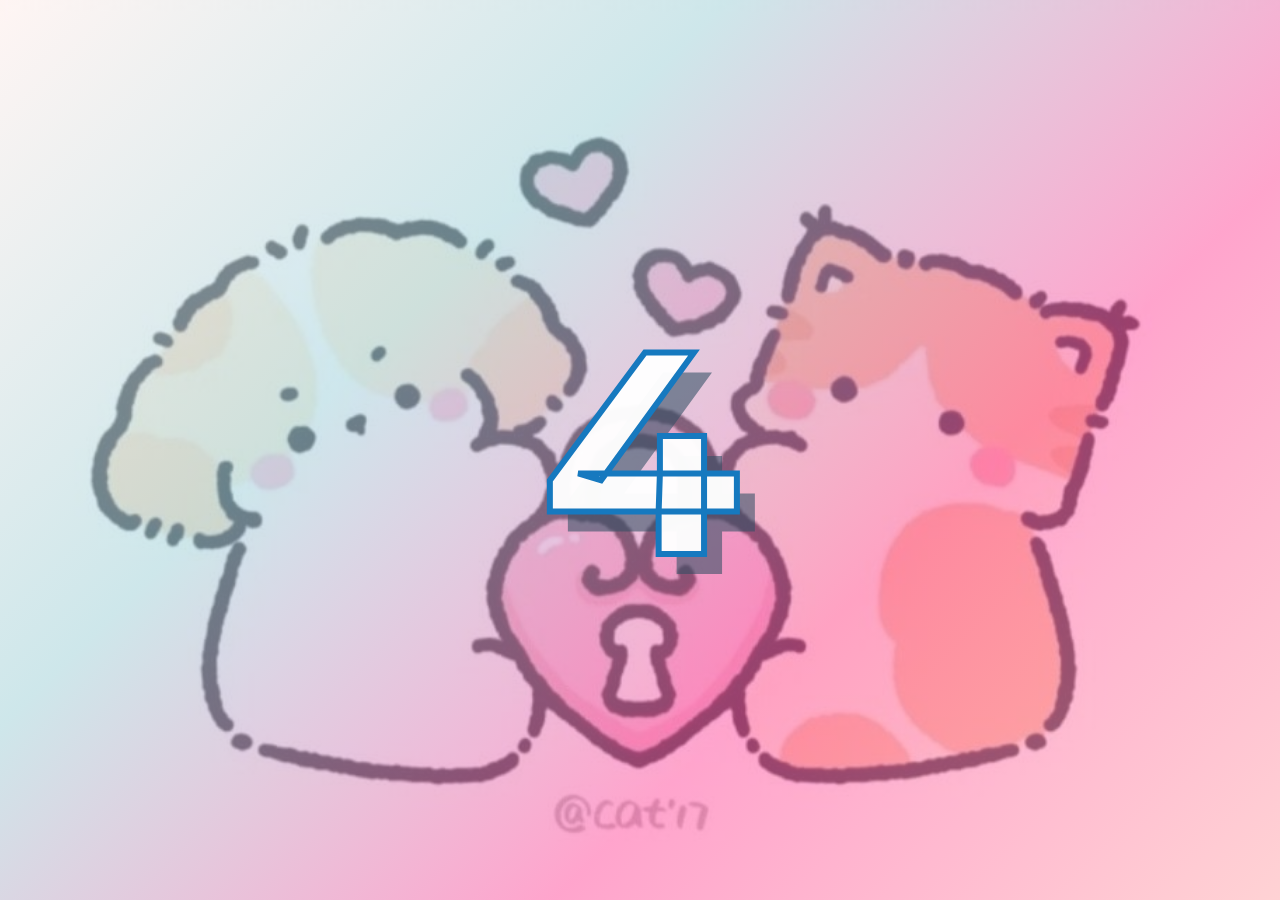
<file: index.html>
<!DOCTYPE html>
<html lang="vi" dir="ltr">
  <head>
    <meta charset="utf-8">
    <link rel="stylesheet" href="./Intro/intro.css">
    <script src="./Intro/intro.js"></script>
    <meta name="viewport" content="width=device-width, initial-scale=1.0">
    <title>Happy Birthday</title>
    <link rel="shortcut icon" type="image/png" href="./MyBirthday/birthdayCake.png"/>
  </head>
  <body>
    <div class="content">
        <div id="container" class="container">
        <div class="counter">
          <span id="digit" class="digit">5</span>
        </div>
      </div>
    </div>
  </body>
</html>
</file>
<file: Intro/intro.css>
@import url(https://fonts.googleapis.com/css?family=Montserrat:400,700);

body {
  cursor: none;
  margin: 0;
  padding: 0;
  height: 100vh;
  overflow: hidden;
  font-family: 'Montserrat', sans-serif;
}

.container {
  display: grid;
  place-items: center;
  /* Background sinh nhật lung linh */
  margin: 0;
  padding: 0;
  height: 100vh;
  background: linear-gradient(-45deg, rgba(255,182,193,0.6), rgba(255,105,180,0.6), rgba(173,216,230,0.6), rgba(255,240,245,0.6)),
              url("anhchomeo.jpg"); /* đổi link ảnh của bạn ở đây */
  background-size: cover;
  background-position: center;
  background-repeat: no-repeat;
  background-attachment: fixed;
  animation: gradientBG 15s ease infinite;
/* Hiệu ứng gradient chuyển động */
@keyframes gradientBG {
  0% { background-position: 0% 50%, center; }
  50% { background-position: 100% 50%, center; }
  100% { background-position: 0% 50%, center; }
}

  width: 100%;
  height: 100vh;
  overflow-y: hidden;
}
.container * {
  z-index: 1;
}

.counter {
  display: grid;
  place-items: center;
  width: 50%;
  height: 50%;
}

.digit {
  text-align: center;
  text-shadow: 18px 20px 0px rgba(49, 78, 99, 0.57);
  font-size: 18em;
  color: rgba(255, 255, 255, 0.97);
  -webkit-text-stroke-color: #1679bf;
  -webkit-text-stroke-width: thin;
  font-weight: bolder;
}
</file>
